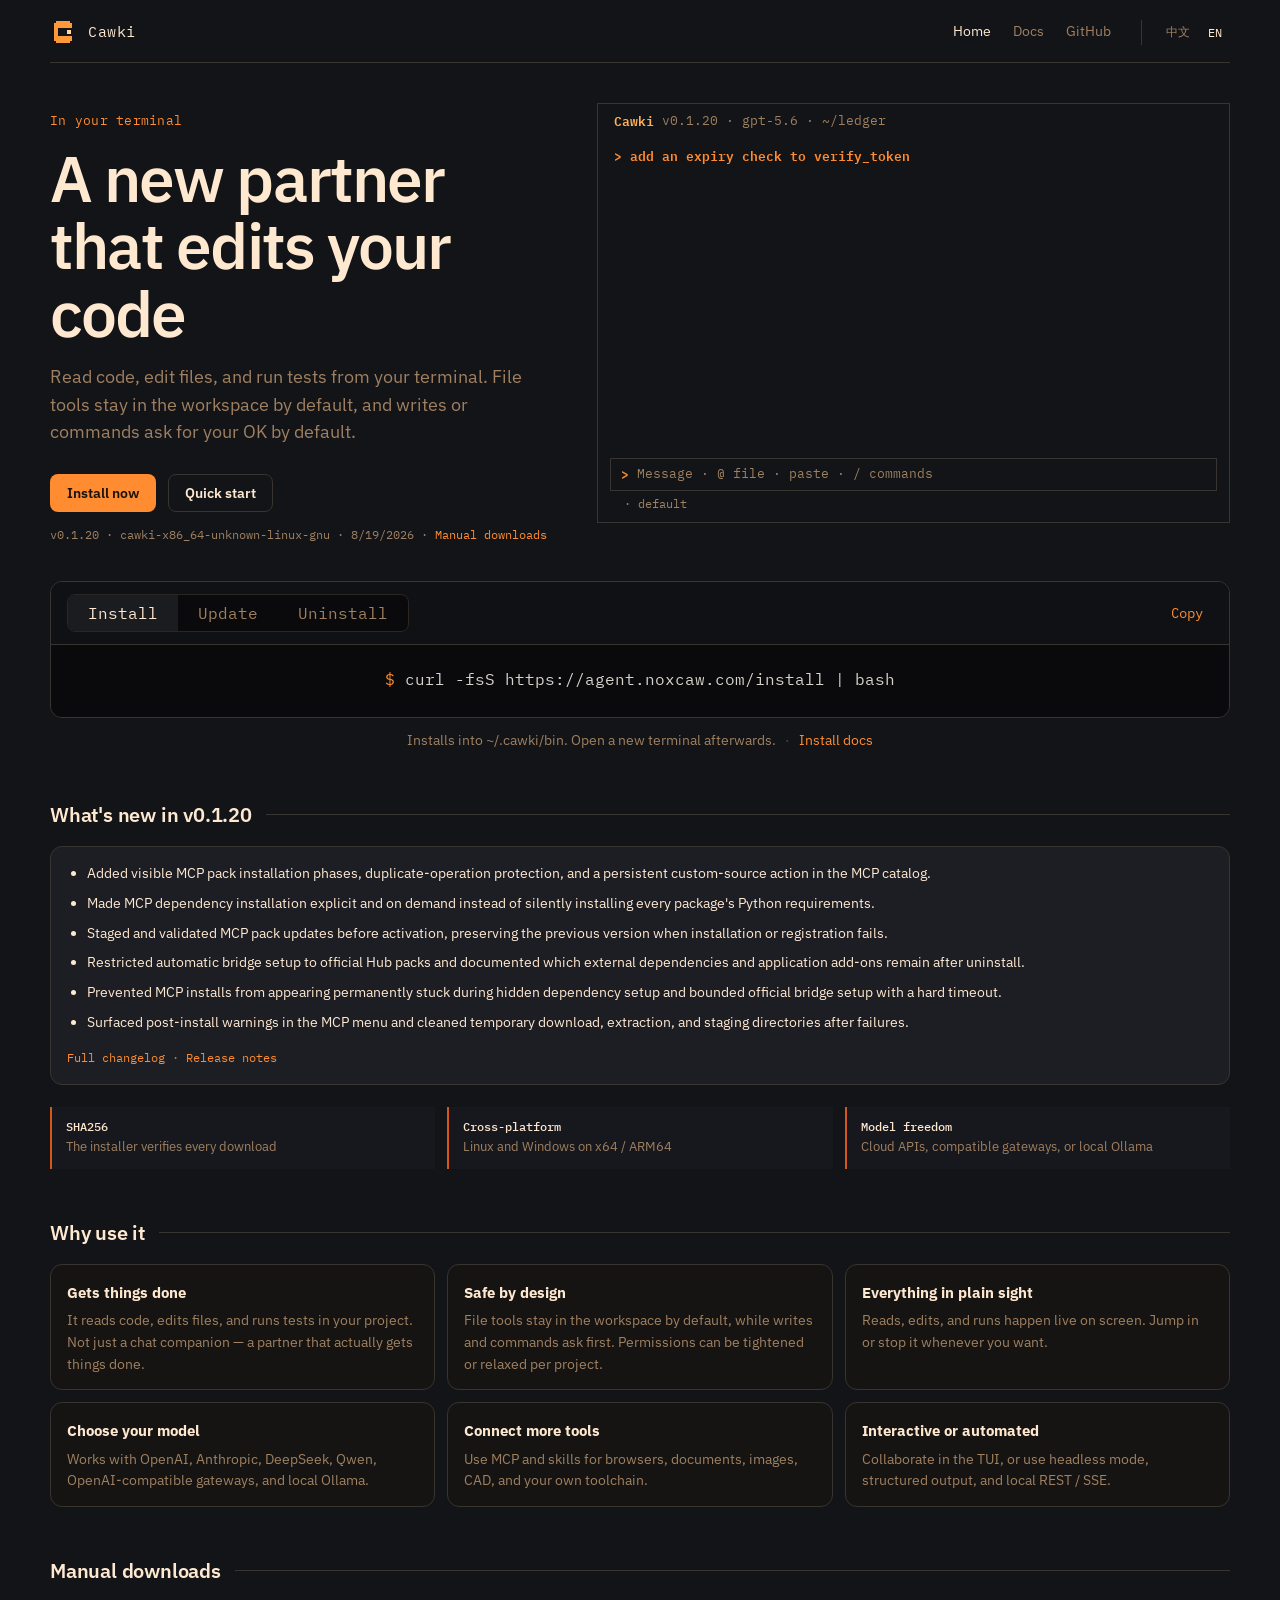
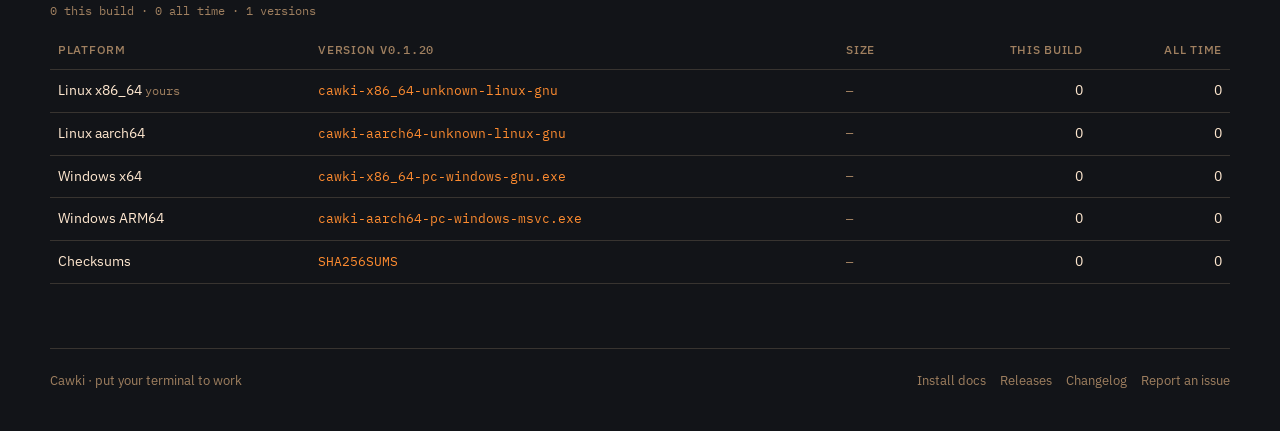
<file: index.html>
<!DOCTYPE html>
<html lang="zh-CN">
<head>
  <meta charset="utf-8">
  <meta name="viewport" content="width=device-width, initial-scale=1, viewport-fit=cover">
  <title data-i18n-title="home">Cawki — 终端里的编程助手</title>
  <meta name="description" data-i18n-desc="home" content="在终端里读代码、改文件、跑测试。默认在写入文件或执行命令前请求确认，支持多模型、MCP、会话与自动化。">
  <meta name="theme-color" content="#121418">
  <link rel="canonical" href="https://agent.noxcaw.com/">
  <meta property="og:type" content="website">
  <meta property="og:title" content="Cawki — 终端里的编程助手">
  <meta property="og:description" content="读代码、改文件、跑测试，默认在写入与执行前请求确认。">
  <meta property="og:url" content="https://agent.noxcaw.com/">
  <link rel="icon" href="./assets/favicon.svg" type="image/svg+xml">
  <link rel="preconnect" href="https://fonts.googleapis.com">
  <link rel="preconnect" href="https://fonts.gstatic.com" crossorigin>
  <link href="https://fonts.googleapis.com/css2?family=IBM+Plex+Mono:wght@400;500&family=IBM+Plex+Sans:wght@400;500;600&display=swap" rel="stylesheet">
  <link rel="stylesheet" href="./assets/style.css?v=v0.1.20-1787145195">
</head>
<body>
  <div class="wrap">
    <header class="top">
      <a class="brand" href="./">
        <img src="./assets/favicon.svg" alt="">
        Cawki
      </a>
      <nav class="nav" aria-label="主导航">
        <a href="./" aria-current="page" data-keep-lang data-i18n="nav.home">首页</a>
        <a href="./docs.html#/install" data-keep-lang data-i18n="nav.docs">文档</a>
        <a href="https://github.com/noxrick91/cawki-hub" data-i18n="nav.github">GitHub</a>
        <span class="lang" role="group" aria-label="语言">
          <button type="button" data-lang="zh">中文</button>
          <button type="button" data-lang="en">EN</button>
        </span>
      </nav>
    </header>
  </div>

  <main class="wrap">
    <section class="hero-split">
      <div class="hero">
        <p class="kicker" data-i18n="hero.kicker">你的终端里</p>
        <h1 data-i18n-html="hero.title">多了一个<br>会改代码的搭档</h1>
        <p class="lede" data-i18n="hero.lede">
          在终端里读代码、改文件、跑测试。文件操作默认限制在工作区，写入或执行命令前默认请求你的确认。
        </p>
        <div class="row">
          <a class="btn" href="#howto" data-i18n="hero.install">立即安装</a>
          <a class="btn btn-ghost" href="./docs.html#/quick-start" data-keep-lang data-i18n="hero.quickStart">快速开始</a>
        </div>
        <p class="meta hero-meta"><span id="dl-meta" aria-live="polite" data-i18n="hero.waiting">正在加载最新版</span><span aria-hidden="true"> · </span><a href="#download" data-i18n="hero.manual">手动下载</a></p>
      </div>
      <div class="tui" id="stage" aria-hidden="true">
        <div class="tui-head">
          <span class="tui-brand">Cawki</span>
          <span class="tui-dim" id="stage-version">latest</span>
          <span class="tui-dim">·</span>
          <span class="tui-dim">gpt-5.6</span>
          <span class="tui-dim">·</span>
          <span class="tui-dim">~/ledger</span>
        </div>
        <div class="tui-body" id="stage-body">
          <div class="tui-log" id="stage-log"></div>
          <div class="tui-sheet" id="stage-sheet" hidden>
            <div class="tui-sheet-title" id="stage-sheet-title"></div>
            <div class="tui-sheet-detail" id="stage-sheet-detail"></div>
            <div class="tui-sheet-choices" id="stage-sheet-choices"></div>
            <div class="tui-sheet-hint">↑↓ · 1–5 · esc deny · type to queue</div>
          </div>
        </div>
        <div class="tui-prompt">
          <div class="tui-box">
            <span class="tui-gt">&gt;</span>
            <span class="tui-ph" id="stage-input">Message · @ file · paste · / commands</span>
          </div>
          <div class="tui-mode"><span class="tui-dim">·</span> default</div>
        </div>
      </div>
    </section>

    <div class="panel howto" id="howto">
      <header>
        <div class="seg" role="tablist" aria-label="安装方式">
          <button type="button" class="seg-btn on" id="howto-tab-install" role="tab" aria-selected="true" aria-controls="howto-cmd" tabindex="0" data-howto="install" data-i18n="howto.install">安装</button>
          <button type="button" class="seg-btn" id="howto-tab-update" role="tab" aria-selected="false" aria-controls="howto-cmd" tabindex="-1" data-howto="update" data-i18n="howto.update">更新</button>
          <button type="button" class="seg-btn" id="howto-tab-uninstall" role="tab" aria-selected="false" aria-controls="howto-cmd" tabindex="-1" data-howto="uninstall" data-i18n="howto.uninstall">卸载</button>
        </div>
        <button class="copy" id="copy-howto" type="button" aria-live="polite" data-i18n="install.copy">复制</button>
      </header>
      <pre class="cmd" id="howto-cmd" role="tabpanel" aria-labelledby="howto-tab-install" aria-live="polite">curl -fsS https://agent.noxcaw.com/install | bash</pre>
    </div>
    <p class="howto-more">
      <span id="howto-hint">装到 ~/.cawki/bin。装完请新开一个终端。</span>
      <span class="howto-sep">·</span>
      <a href="./docs.html#/install" data-keep-lang data-i18n="howto.docs">安装说明</a>
    </p>

    <ul class="proof-list" aria-label="安装与兼容信息">
      <li><strong>SHA256</strong><span data-i18n="proof.checksum">安装器自动校验下载文件</span></li>
      <li><strong data-i18n="proof.platformsT">跨平台</strong><span data-i18n="proof.platforms">Linux 与 Windows，支持 x64 / ARM64</span></li>
      <li><strong data-i18n="proof.modelsT">模型自由</strong><span data-i18n="proof.models">云端 API、兼容网关或本地 Ollama</span></li>
    </ul>

    <h2 class="sec" data-i18n="sec.why">为什么用它</h2>
    <div class="grid">
      <article class="card">
        <h3 data-i18n="cards.capT">动手干活</h3>
        <p data-i18n="cards.cap">它在你的项目里读代码、改文件、跑测试。不只是聊天，是真正干活的搭档。</p>
      </article>
      <article class="card">
        <h3 data-i18n="cards.safeT">安全可控</h3>
        <p data-i18n="cards.safe">文件工具默认限制在工作区；写入和命令默认先询问。权限可以按项目收紧或放宽。</p>
      </article>
      <article class="card">
        <h3 data-i18n="cards.seeT">过程透明</h3>
        <p data-i18n="cards.see">读、改、跑，每一步都实时显示在眼前。想介入或叫停，随时都可以。</p>
      </article>
      <article class="card">
        <h3 data-i18n="cards.modelT">选择你的模型</h3>
        <p data-i18n="cards.model">支持 OpenAI、Anthropic、DeepSeek、Qwen、OpenAI 兼容网关和本地 Ollama。</p>
      </article>
      <article class="card">
        <h3 data-i18n="cards.extendT">连接更多工具</h3>
        <p data-i18n="cards.extend">通过 MCP 和技能接入浏览器、文档、图像、CAD，以及你自己的工具链。</p>
      </article>
      <article class="card">
        <h3 data-i18n="cards.automateT">交互与自动化</h3>
        <p data-i18n="cards.automate">既能在 TUI 里协作，也支持 headless、结构化输出和本地 REST / SSE。</p>
      </article>
    </div>

    <h2 class="sec" id="download" data-i18n="sec.download">手动下载</h2>
    <div class="table-wrap">
      <p class="meta" id="dl-stats"></p>
      <table>
        <caption class="sr-only" data-i18n="table.caption">各平台最新版本下载</caption>
        <thead>
          <tr>
            <th data-i18n="table.platform">平台</th>
            <th><span data-i18n="table.build">版本</span> <span id="release-tag" class="meta"></span></th>
            <th data-i18n="table.size">大小</th>
            <th class="num" data-i18n="table.this">本版</th>
            <th class="num" data-i18n="table.total">累计</th>
          </tr>
        </thead>
        <tbody id="asset-rows">
          <tr><td colspan="5" class="meta" data-i18n="table.loading">加载中…</td></tr>
        </tbody>
      </table>
    </div>

  </main>
  <div class="wrap">
    <footer>
      <span data-i18n="footer.tagline">Cawki · 让终端真正动手干活</span>
      <span class="footer-links">
        <a href="./docs.html#/install" data-keep-lang data-i18n="footer.docs">安装文档</a>
        <a href="https://github.com/noxrick91/cawki-hub/releases" data-i18n="footer.releases">Releases</a>
        <a href="./CHANGELOG.md" data-i18n="footer.changelog">更新记录</a>
        <a href="https://github.com/noxrick91/cawki-hub/issues" data-i18n="footer.feedback">反馈问题</a>
      </span>
    </footer>
  </div>
  <script src="./assets/i18n.js?v=v0.1.20-1787145195"></script>
  <script src="./assets/stage.js?v=v0.1.20-1787145195"></script>
  <script src="./assets/whats-new.js?v=v0.1.20-1787145195"></script>
  <script src="./assets/app.js?v=v0.1.20-1787145195"></script>
</body>
</html>
</file>
<file: assets/style.css>
:root {
  --bg: #121418;
  --bg-2: #1c1e24;
  --ink: #ffe8d0;
  --muted: #a08060;
  --line: #383430;
  --egg: #ff8c30;
  --egg-deep: #d4581c;
  --ivory: #ffe8d0;
  --heading: #ffb058;
  --ok: #6eb076;
  --bad: #e0706c;
  --add: #5cc472;
  --add-bg: #243828;
  --rail: #484850;
  --mono: "IBM Plex Mono", ui-monospace, "Cascadia Code", Menlo, Consolas, monospace;
  --sans: "IBM Plex Sans", "Source Han Sans SC", "Noto Sans SC", system-ui, sans-serif;
}

* { box-sizing: border-box; }
.sr-only {
  position: absolute;
  width: 1px;
  height: 1px;
  padding: 0;
  margin: -1px;
  overflow: hidden;
  clip: rect(0, 0, 0, 0);
  white-space: nowrap;
  border: 0;
}
:focus-visible {
  outline: 2px solid var(--heading);
  outline-offset: 3px;
}
html {
  scroll-behavior: smooth;
  overflow-x: clip;
  scrollbar-width: thin;
  scrollbar-color: rgba(255, 176, 88, 0.38) transparent;
}
html::-webkit-scrollbar,
body::-webkit-scrollbar {
  width: 8px;
  height: 8px;
}
html::-webkit-scrollbar-track,
body::-webkit-scrollbar-track {
  background: transparent;
}
html::-webkit-scrollbar-thumb,
body::-webkit-scrollbar-thumb {
  background: rgba(255, 176, 88, 0.28);
  border: 2px solid transparent;
  background-clip: padding-box;
  border-radius: 999px;
}
html::-webkit-scrollbar-thumb:hover,
body::-webkit-scrollbar-thumb:hover {
  background: rgba(255, 140, 48, 0.58);
}
html::-webkit-scrollbar-corner,
body::-webkit-scrollbar-corner {
  background: transparent;
}
body {
  margin: 0;
  min-height: 100vh;
  overflow-x: clip;
  background: var(--bg);
  color: var(--ink);
  font: 16px/1.55 var(--sans);
}

a { color: var(--egg); text-decoration: none; }
a:hover { text-decoration: underline; text-underline-offset: 3px; }

.wrap { width: min(1180px, calc(100% - 40px)); margin: 0 auto; }

.top {
  display: flex;
  align-items: center;
  justify-content: space-between;
  gap: 16px;
  padding: 18px 0 16px;
  border-bottom: 1px solid var(--line);
}
.brand {
  display: flex;
  align-items: center;
  gap: 10px;
  color: var(--ivory);
  font-family: var(--mono);
  font-size: 15px;
  letter-spacing: 0.04em;
  text-decoration: none;
}
.brand:hover { text-decoration: none; color: var(--egg); }
.brand img {
  width: 28px;
  height: 28px;
  flex: 0 0 auto;
  image-rendering: pixelated;
}
.nav { display: flex; align-items: center; gap: 22px; font-size: 14px; color: var(--muted); }
.nav a { color: inherit; }
.nav a[aria-current="page"] { color: var(--ivory); }
.lang { display: inline-flex; gap: 2px; margin-left: 8px; padding-left: 16px; border-left: 1px solid var(--line); }
.lang button {
  border: 0;
  background: transparent;
  color: var(--muted);
  font: 12px var(--mono);
  padding: 4px 8px;
  cursor: pointer;
}
.lang button[aria-pressed="true"] { color: var(--ivory); }

.hero-split {
  display: grid;
  grid-template-columns: minmax(260px, 0.92fr) minmax(360px, 1.15fr);
  gap: 40px;
  align-items: start;
  padding: 40px 0 8px;
}
.tui {
  height: 420px;
  max-height: 420px;
  overflow: hidden;
  display: flex;
  flex-direction: column;
  background: var(--bg);
  border: 1px solid var(--line);
  font-family: var(--mono);
  font-size: 13px;
  line-height: 1.45;
  color: var(--ink);
  min-width: 0;
}
.tui-head {
  display: flex;
  align-items: center;
  flex-wrap: wrap;
  gap: 8px;
  padding: 8px 14px 8px 2ch;
  flex-shrink: 0;
}
.tui-brand { color: var(--heading); font-weight: 600; }
.tui-dim { color: var(--muted); }
.tui-body {
  flex: 1 1 auto;
  min-height: 0;
  overflow-x: hidden;
  overflow-y: auto;
  scrollbar-width: thin;
  scrollbar-color: #3a3632 transparent;
}
.tui-body::-webkit-scrollbar {
  width: 6px;
}
.tui-body::-webkit-scrollbar-track {
  background: transparent;
}
.tui-body::-webkit-scrollbar-thumb {
  background: #3a3632;
  border-radius: 0;
}
.tui-body::-webkit-scrollbar-thumb:hover {
  background: #5a5048;
}
.tui-prompt { flex-shrink: 0; }
.tui-log {
  padding: 8px 14px 8px 2ch;
}
.tui-row { margin: 0 0 4px; white-space: pre-wrap; }
.tui-gt, .tui-user { color: var(--egg); font-weight: 600; }
.tui-asst { color: var(--ink); }
.tui-tool { color: var(--ink); }
.tui-spin, .tui-star { color: var(--egg); display: inline-block; width: 1.1em; }
.tui-sys { color: var(--muted); }
.tui-out { color: var(--ok); margin: 0 0 8px 1.2em; }
.tui-diff {
  margin: 2px 0 10px 0.4em;
  background: var(--bg-2);
  padding: 4px 0;
}
.tui-add { background: var(--add-bg); color: var(--add); }
.tui-ctx { color: var(--muted); }
.tui-rail { color: var(--rail); margin-right: 6px; }
.tui-sheet {
  margin: 0 12px 10px;
  border: 1px solid var(--line);
  background: var(--bg-2);
  padding: 8px 10px 8px;
}
.tui-sheet[hidden] { display: none; }
.tui-sheet-title { color: var(--heading); font-weight: 600; margin-bottom: 4px; }
.tui-sheet-detail { color: var(--ink); margin-bottom: 8px; }
.tui-choice { color: var(--ink); }
.tui-choice.on { color: var(--egg); font-weight: 600; }
.tui-sheet-hint { color: var(--muted); margin-top: 8px; font-size: 12px; }
.tui-prompt { padding: 0 12px 10px; }
.tui-box {
  display: flex;
  gap: 8px;
  border: 1px solid var(--line);
  padding: 6px 10px;
  min-height: 32px;
  color: var(--ink);
}
.tui-ph { color: var(--muted); }
.tui-mode { margin-top: 4px; padding-left: 2ch; color: var(--muted); font-size: 12px; }
.tui-caret {
  display: inline-block;
  width: 7px;
  height: 1em;
  margin-left: 1px;
  background: var(--egg);
  vertical-align: text-bottom;
  animation: blink 1s steps(1) infinite;
}
@keyframes blink { 50% { opacity: 0; } }
@media (prefers-reduced-motion: reduce) {
  .tui-caret { animation: none; }
}

.hero { padding: 8px 0 0; }
.kicker {
  font-family: var(--mono);
  font-size: 13px;
  letter-spacing: 0.02em;
  color: var(--egg);
  margin: 0 0 14px;
}
h1 {
  font-size: clamp(36px, 6vw, 64px);
  line-height: 1.05;
  letter-spacing: -0.03em;
  margin: 0 0 16px;
  font-weight: 560;
}
.lede { max-width: 40rem; color: var(--muted); font-size: 18px; margin: 0 0 28px; }
.hero-meta { margin: 14px 0 0; }

.row { display: flex; flex-wrap: wrap; gap: 12px; align-items: center; }
.btn {
  display: inline-flex;
  align-items: center;
  gap: 8px;
  border: 1px solid transparent;
  border-radius: 8px;
  padding: 11px 16px;
  font: 600 14px/1 var(--sans);
  cursor: pointer;
  color: #1a1208;
  background: var(--egg);
}
.btn:hover { filter: brightness(1.06); text-decoration: none; }
.btn[aria-disabled="true"] {
  opacity: 0.45;
  pointer-events: none;
}
.btn-ghost {
  background: transparent;
  color: var(--ivory);
  border-color: var(--line);
}
.meta { color: var(--muted); font-family: var(--mono); font-size: 12px; }

.panel + .panel { margin-top: 12px; }
.sec {
  display: flex;
  align-items: center;
  gap: 14px;
  font-size: 20px;
  font-weight: 600;
  letter-spacing: -0.01em;
  color: var(--ivory);
  margin: 48px 0 16px;
}
.sec::after {
  content: "";
  flex: 1;
  height: 1px;
  background: var(--line);
}
.sec + .panel, .sec + .grid, .sec + .table-wrap { margin-top: 0; }
.howto {
  margin: 48px auto 8px;
  background: #0a0a0c;
  border-color: #2a2622;
}
.howto header {
  justify-content: center;
  position: relative;
  padding: 14px 20px;
  background: #101114;
  border-bottom-color: #2a2622;
}
.howto .copy {
  position: absolute;
  right: 20px;
  top: 50%;
  transform: translateY(-50%);
  font-size: 14px;
}
.howto .seg {
  border-color: #2a2622;
  background: #0a0a0c;
}
.howto .seg-btn {
  font-size: 16px;
  padding: 8px 20px;
  font-family: var(--mono);
}
.howto .seg-btn.on {
  background: #1a1c20;
  color: var(--ivory);
}
.howto .cmd {
  text-align: center;
  font-size: 16px;
  line-height: 1.6;
  padding: 22px 24px 24px;
  background: #0a0a0c;
  color: #d8d4cc;
}
.howto .cmd::before {
  content: "$ ";
  color: var(--egg);
}
.howto-more {
  margin: 12px 0 4px;
  color: var(--muted);
  font-size: 14px;
  text-align: center;
}
.howto-sep { margin: 0 0.4em; opacity: 0.5; }
.proof-list {
  display: grid;
  grid-template-columns: repeat(3, minmax(0, 1fr));
  gap: 12px;
  list-style: none;
  margin: 22px 0 0;
  padding: 0;
}
.proof-list li {
  min-width: 0;
  padding: 12px 14px;
  border-left: 2px solid var(--egg-deep);
  background: rgba(28, 30, 36, 0.48);
}
.proof-list strong,
.proof-list span { display: block; }
.proof-list strong {
  margin-bottom: 3px;
  color: var(--ivory);
  font: 500 12px var(--mono);
}
.proof-list span { color: var(--muted); font-size: 13px; }
.panel {
  margin: 28px 0 8px;
  background: var(--bg-2);
  border: 1px solid var(--line);
  border-radius: 12px;
  overflow: hidden;
}
.panel header {
  display: flex;
  align-items: center;
  justify-content: space-between;
  gap: 12px;
  padding: 12px 16px;
  border-bottom: 1px solid var(--line);
  color: var(--muted);
  font-size: 13px;
}
.panel pre, .cmd {
  margin: 0;
  padding: 16px;
  overflow-x: auto;
  overflow-wrap: anywhere;
  white-space: pre-wrap;
  font: 13px/1.5 var(--mono);
  color: var(--ivory);
  scrollbar-width: thin;
  scrollbar-color: rgba(255, 176, 88, 0.32) transparent;
}
.panel pre::-webkit-scrollbar,
.cmd::-webkit-scrollbar { height: 8px; }
.panel pre::-webkit-scrollbar-thumb,
.cmd::-webkit-scrollbar-thumb {
  background: rgba(255, 176, 88, 0.28);
  border: 2px solid transparent;
  background-clip: padding-box;
  border-radius: 999px;
}
.copy {
  border: 0;
  background: transparent;
  color: var(--egg);
  font: 12px var(--mono);
  cursor: pointer;
}
.copy:disabled { color: var(--muted); cursor: not-allowed; opacity: 0.55; }

.seg {
  display: inline-flex;
  border: 1px solid var(--line);
  border-radius: 8px;
  overflow: hidden;
}
.seg-btn {
  border: 0;
  background: transparent;
  color: var(--muted);
  font: 13px var(--sans);
  padding: 6px 12px;
  cursor: pointer;
  transition: color .12s, background .12s;
}
.seg-btn:hover { color: var(--ivory); }
.seg-btn.on { background: var(--bg); color: var(--ivory); }

.grid {
  display: grid;
  grid-template-columns: repeat(3, minmax(0, 1fr));
  gap: 12px;
  margin: 36px 0 8px;
}
.card {
  border: 1px solid var(--line);
  border-radius: 12px;
  padding: 16px 16px 14px;
  background: rgba(24, 20, 16, 0.7);
}
.card h3 { margin: 0 0 6px; font-size: 15px; }
.card p { margin: 0; color: var(--muted); font-size: 14px; }

.table-wrap {
  overflow-x: auto;
  max-width: 100%;
  margin: 28px 0 64px;
  scrollbar-width: thin;
  scrollbar-color: rgba(255, 176, 88, 0.32) transparent;
}
.table-wrap::-webkit-scrollbar { height: 8px; }
.table-wrap::-webkit-scrollbar-track { background: transparent; }
.table-wrap::-webkit-scrollbar-thumb {
  background: rgba(255, 176, 88, 0.28);
  border: 2px solid transparent;
  background-clip: padding-box;
  border-radius: 999px;
}
.table-wrap::-webkit-scrollbar-corner { background: transparent; }
table { width: 100%; border-collapse: collapse; font-size: 14px; }
th, td { text-align: left; padding: 10px 8px; border-bottom: 1px solid var(--line); }
th { color: var(--muted); font-weight: 500; font-size: 12px; letter-spacing: 0.06em; text-transform: uppercase; }
th.num, td.num { text-align: right; font-variant-numeric: tabular-nums; }
td a { font-family: var(--mono); font-size: 13px; overflow-wrap: anywhere; }
#dl-stats { margin: 0 0 10px; }
.err { color: var(--bad); }

footer {
  border-top: 1px solid var(--line);
  padding: 22px 0 40px;
  color: var(--muted);
  font-size: 13px;
  display: flex;
  justify-content: space-between;
  gap: 16px;
  flex-wrap: wrap;
}
.footer-links { display: flex; gap: 14px; flex-wrap: wrap; }
.footer-links a { color: var(--muted); }
.footer-links a:hover { color: var(--egg); }

/* docs */
.docs-shell {
  display: grid;
  grid-template-columns: 240px 1fr;
  gap: 36px;
  padding: 28px 0 80px;
}
.toc {
  position: sticky;
  top: 16px;
  max-height: calc(100vh - 32px);
  overflow: auto;
  padding-right: 8px;
  font-size: 13px;
}
.toc a { display: block; color: var(--muted); padding: 4px 0; }
.toc a.h3 { padding-left: 12px; font-size: 12px; }
.toc a.active { color: var(--egg); }
.prose { min-width: 0; max-width: 46rem; }
.prose h1 { font-size: 36px; margin: 0 0 12px; }
.prose h2 {
  font-size: 22px;
  margin: 40px 0 12px;
  padding-top: 8px;
  border-top: 1px solid var(--line);
}
.prose h3 { font-size: 16px; margin: 24px 0 8px; }
.prose p, .prose li { color: #d8cfc3; }
.prose code {
  font-family: var(--mono);
  font-size: 0.9em;
  background: #221c16;
  padding: 0.1em 0.35em;
  border-radius: 4px;
}
.prose pre {
  background: #1a1612;
  border: 1px solid var(--line);
  border-radius: 10px;
  padding: 14px 16px;
  overflow-x: auto;
}
.prose pre code { background: none; padding: 0; color: var(--ivory); }
.prose table { margin: 12px 0 20px; }
.prose hr { border: 0; border-top: 1px solid var(--line); margin: 28px 0; }
.prose blockquote {
  margin: 12px 0;
  padding: 0 0 0 14px;
  border-left: 3px solid var(--egg-deep);
  color: var(--muted);
}

@media (max-width: 900px) {
  .wrap { width: min(1180px, calc(100% - 28px)); }
  .top {
    flex-wrap: wrap;
    gap: 10px 12px;
    padding: 14px 0 12px;
  }
  .nav { gap: 12px; font-size: 13px; }
  .lang { margin-left: 4px; padding-left: 10px; }
  .hero-split {
    grid-template-columns: 1fr;
    gap: 22px;
    padding: 20px 0 4px;
  }
  .hero { padding-top: 4px; }
  h1 { font-size: clamp(28px, 8.4vw, 40px); }
  .lede { font-size: 16px; margin-bottom: 20px; }
  .tui { height: 300px; max-height: 300px; }
  .row { width: 100%; }
  .row .btn { justify-content: center; }
  .grid { grid-template-columns: 1fr; margin-top: 20px; }
  .proof-list { grid-template-columns: 1fr; }
  .sec { margin: 36px 0 12px; font-size: 18px; }
  .panel pre, .cmd { font-size: 12px; padding: 12px; white-space: pre-wrap; overflow-wrap: anywhere; }
  .howto { margin-top: 28px; }
  .howto .cmd { font-size: 15px; padding: 18px 16px 20px; }
  .howto header { padding-right: 16px; padding-left: 16px; }
  .howto .copy {
    position: static;
    transform: none;
    margin-left: 8px;
  }
}

@media (max-width: 520px) {
  .wrap { width: calc(100% - 24px); }
  .nav { gap: 10px; }
  .row .btn { flex: 1 1 auto; }
  table { font-size: 12px; }
  td a { font-size: 11px; word-break: break-all; }
  th, td { padding: 8px 6px; }
}
</file>
